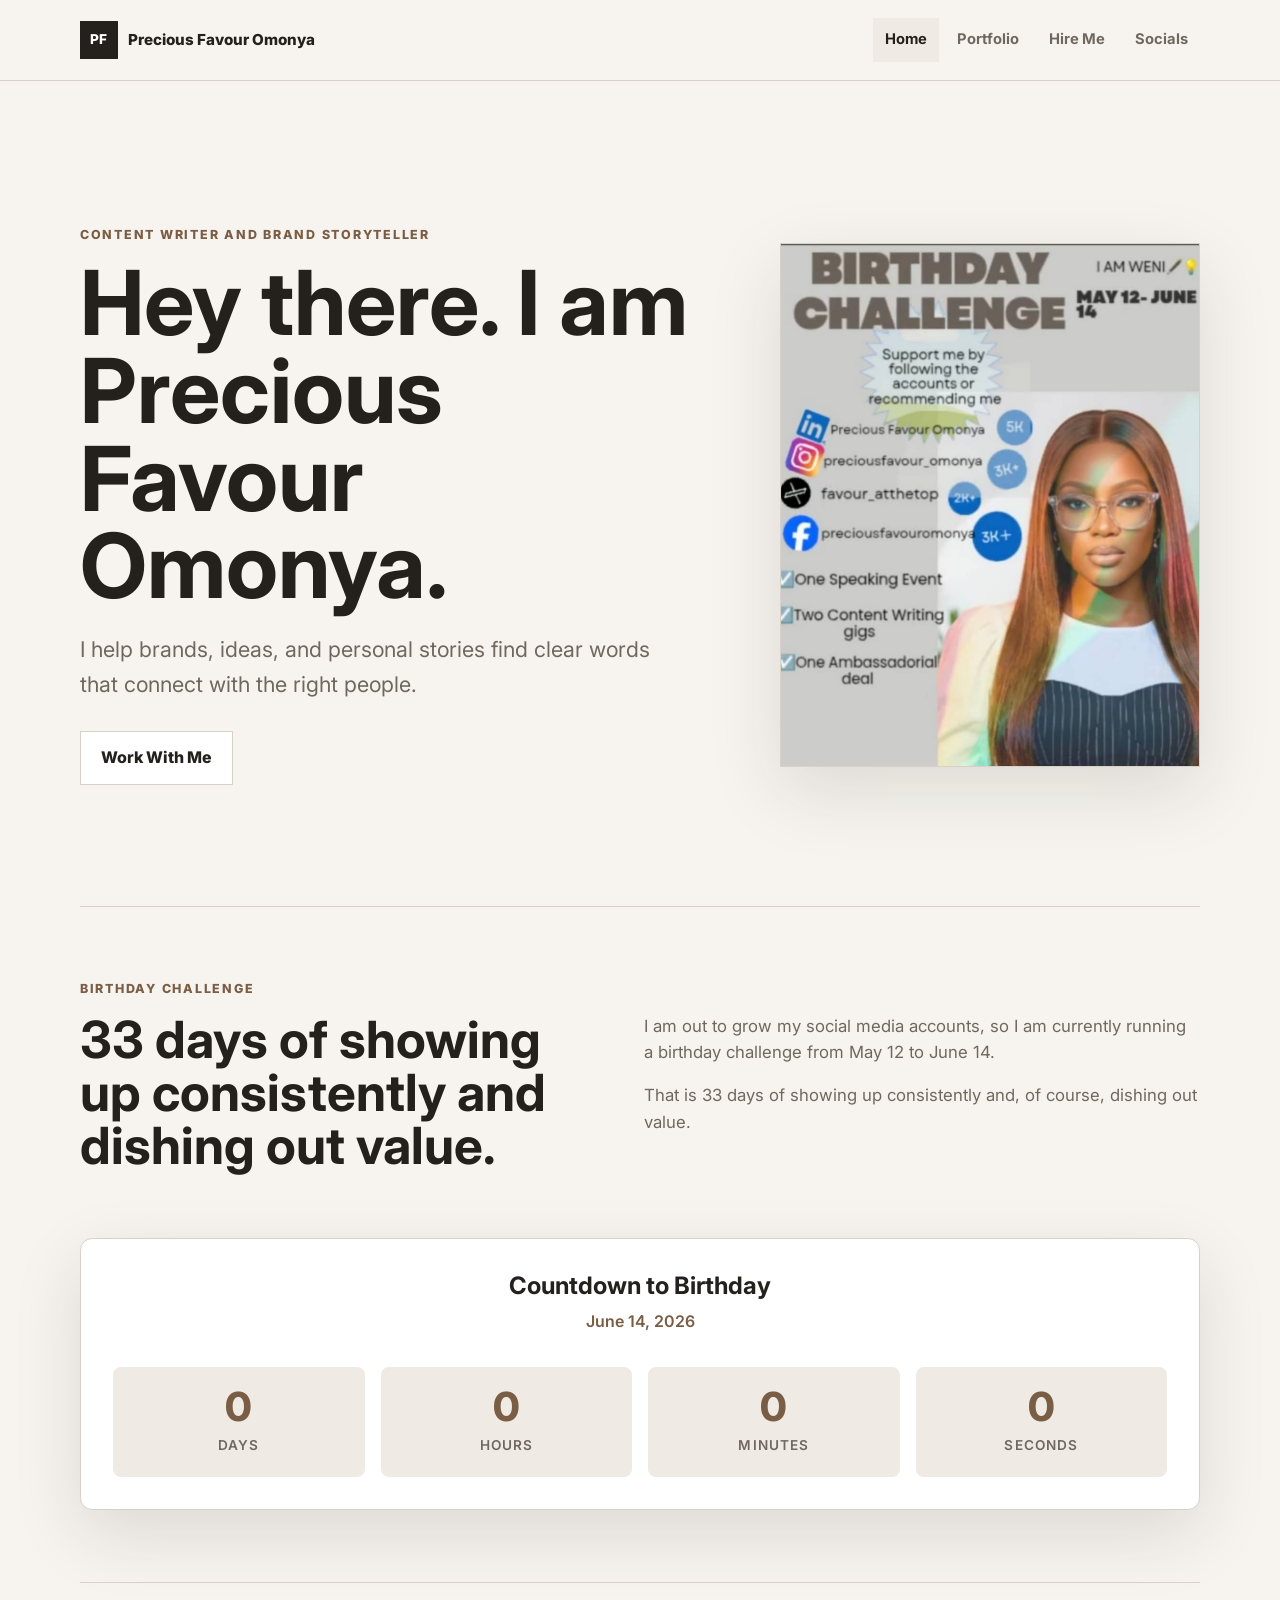
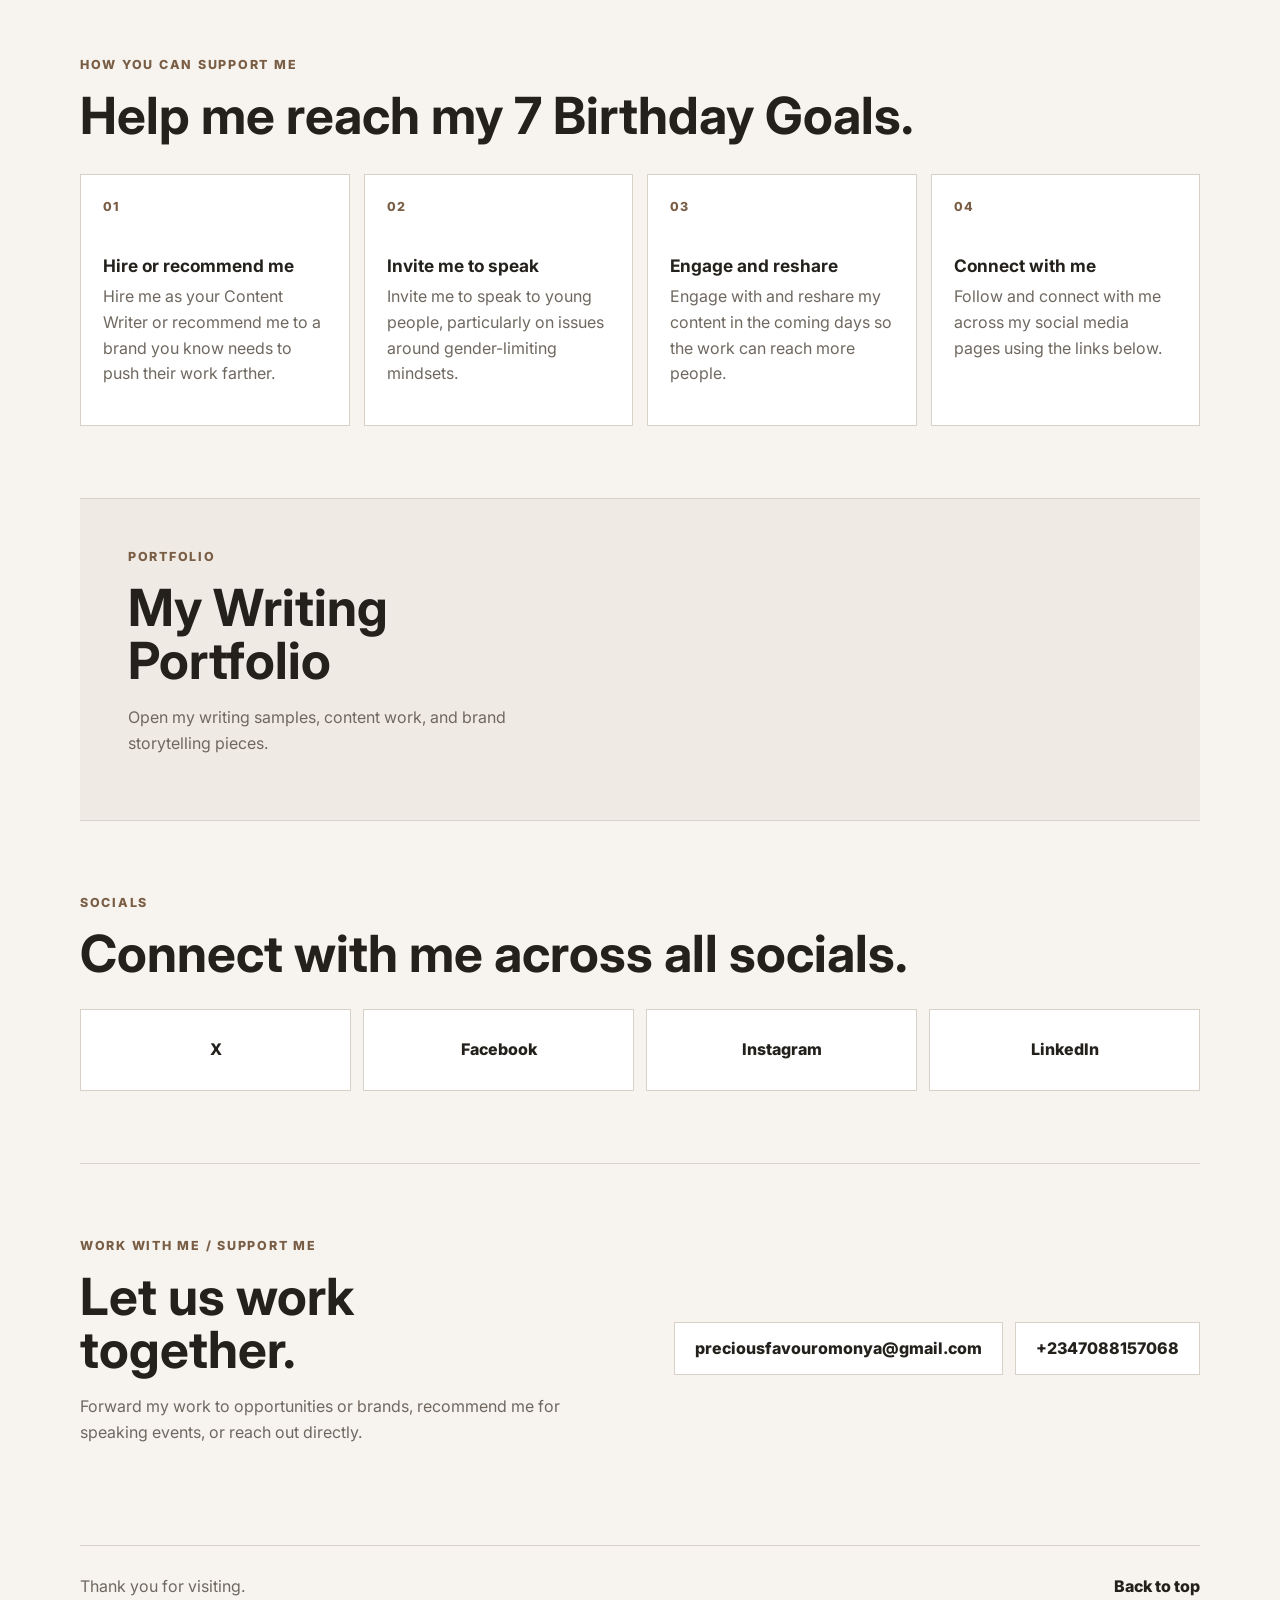
<file: index.html>
<!DOCTYPE html>
<html lang="en">
<head>
  <meta charset="UTF-8">
  <meta name="viewport" content="width=device-width, initial-scale=1.0, maximum-scale=5.0, user-scalable=yes">
  <title>Precious Favour Omonya | Content Writer & Brand Storyteller</title>
  <meta name="description" content="Meet Precious Favour Omonya, a Content Writer and Brand Storyteller. View her portfolio, connect on social media, and support her birthday challenge.">
  <meta name="author" content="Precious Favour Omonya">
  <meta name="theme-color" content="#f7f4ef">
  <meta property="og:title" content="Precious Favour Omonya | Content Writer & Brand Storyteller">
  <meta property="og:description" content="View Precious Favour Omonya's writing portfolio, connect with her, and support her birthday challenge.">
  <meta property="og:image" content="assets/challenge-poster.jpg">
  <meta property="og:type" content="website">
  <link rel="icon" type="image/svg+xml" href="data:image/svg+xml,%3Csvg xmlns='http://www.w3.org/2000/svg' viewBox='0 0 100 100'%3E%3Crect width='100' height='100' rx='16' fill='%2324211d'/%3E%3Ctext x='50' y='61' font-size='38' text-anchor='middle' fill='%23f7f4ef' font-family='Arial, sans-serif' font-weight='700'%3EPF%3C/text%3E%3C/svg%3E">
  <link rel="preconnect" href="https://fonts.googleapis.com">
  <link rel="preconnect" href="https://fonts.gstatic.com" crossorigin>
  <link href="https://fonts.googleapis.com/css2?family=Inter:wght@400;500;600;700;800&display=swap" rel="stylesheet">
  <link rel="stylesheet" href="index.css">
</head>
<body>
  <a class="skip-link" href="#main">Skip to content</a>

  <header class="site-header">
    <a class="brand" href="#main" aria-label="Precious Favour Omonya home">
      <span class="brand-mark">PF</span>
      <span>Precious Favour Omonya</span>
    </a>

    <button class="menu-toggle" id="menuToggle" type="button" aria-label="Open navigation" aria-expanded="false">
      <span></span>
      <span></span>
    </button>

    <nav class="site-nav" id="siteNav" aria-label="Primary navigation">
      <a href="index.html" class="active">Home</a>
      <a href="portfolio.html">Portfolio</a>
      <a href="hire.html">Hire Me</a>
      <a href="#socials">Socials</a>
    </nav>
  </header>

  <main id="main">
    <section class="hero">
      <div class="hero-copy">
        <p class="eyebrow">Content Writer and Brand Storyteller</p>
        <h1>Hey there. I am Precious Favour Omonya.</h1>
        <p class="intro">
          I help brands, ideas, and personal stories find clear words that connect with the right people.
        </p>
        <div class="hero-actions" aria-label="Primary actions">
          <a class="button button-secondary" href="#contact">Work With Me</a>
        </div>
      </div>

      <figure class="portrait">
        <img src="assets/challenge-poster.jpg" alt="Precious Favour Omonya">
      </figure>
    </section>

    <section class="section challenge" aria-labelledby="challenge-title">
      <div class="section-label">Birthday Challenge</div>
      <div class="two-column">
        <div>
          <h2 id="challenge-title">33 days of showing up consistently and dishing out value.</h2>
        </div>
        <div class="body-copy">
          <p>
            I am out to grow my social media accounts, so I am currently running a birthday challenge from May 12 to June 14.
          </p>
          <p>
            That is 33 days of showing up consistently and, of course, dishing out value.
          </p>
        </div>
      </div>
      <div class="countdown-calendar" id="countdownCalendar">
        <div class="countdown-header">
          <h3>Countdown to Birthday</h3>
          <p class="countdown-subtitle">June 14, 2026</p>
        </div>
        <div class="countdown-grid">
          <div class="countdown-item">
            <span class="countdown-number" id="daysRemaining">--</span>
            <span class="countdown-label">Days</span>
          </div>
          <div class="countdown-item">
            <span class="countdown-number" id="hoursRemaining">--</span>
            <span class="countdown-label">Hours</span>
          </div>
          <div class="countdown-item">
            <span class="countdown-number" id="minutesRemaining">--</span>
            <span class="countdown-label">Minutes</span>
          </div>
          <div class="countdown-item">
            <span class="countdown-number" id="secondsRemaining">--</span>
            <span class="countdown-label">Seconds</span>
          </div>
        </div>
      </div>
    </section>

    <section class="section" id="support" aria-labelledby="support-title">
      <div class="section-label">How You Can Support Me</div>
      <h2 id="support-title">Help me reach my 7 Birthday Goals.</h2>
      <div class="support-grid">
        <article class="support-card">
          <span>01</span>
          <h3>Hire or recommend me</h3>
          <p>Hire me as your Content Writer or recommend me to a brand you know needs to push their work farther.</p>
        </article>
        <article class="support-card">
          <span>02</span>
          <h3>Invite me to speak</h3>
          <p>Invite me to speak to young people, particularly on issues around gender-limiting mindsets.</p>
        </article>
        <article class="support-card">
          <span>03</span>
          <h3>Engage and reshare</h3>
          <p>Engage with and reshare my content in the coming days so the work can reach more people.</p>
        </article>
        <article class="support-card">
          <span>04</span>
          <h3>Connect with me</h3>
          <p>Follow and connect with me across my social media pages using the links below.</p>
        </article>
      </div>
    </section>

    <section class="section portfolio" id="portfolio" aria-labelledby="portfolio-title">
      <div>
        <div class="section-label">Portfolio</div>
        <h2 id="portfolio-title">My Writing Portfolio</h2>
        <p>Open my writing samples, content work, and brand storytelling pieces.</p>
      </div>
    </section>

    <section class="section" id="socials" aria-labelledby="socials-title">
      <div class="section-label">Socials</div>
      <h2 id="socials-title">Connect with me across all socials.</h2>
      <div class="social-grid">
        <a href="https://x.com/favour_atthetop" target="_blank" rel="noopener">X</a>
        <a href="https://www.facebook.com/preciousfavouromonya" target="_blank" rel="noopener">Facebook</a>
        <a href="https://www.instagram.com/preciousfavour_omonya" target="_blank" rel="noopener">Instagram</a>
        <a href="https://www.linkedin.com/in/precious-favour-omonya-writer100" target="_blank" rel="noopener">LinkedIn</a>
      </div>
    </section>

    <section class="section contact" id="contact" aria-labelledby="contact-title">
      <div>
        <div class="section-label">Work With Me / Support Me</div>
        <h2 id="contact-title">Let us work together.</h2>
        <p>Forward my work to opportunities or brands, recommend me for speaking events, or reach out directly.</p>
      </div>
      <div class="contact-actions">
        <a class="contact-link" id="emailContact" href="mailto:preciousfavouromonya@gmail.com">preciousfavouromonya@gmail.com</a>
        <a class="contact-link" id="phoneContact" href="tel:+2347088157068">+2347088157068</a>
      </div>
    </section>
  </main>

  <footer class="site-footer">
    <p>Thank you for visiting.</p>
    <a href="#main">Back to top</a>
  </footer>

  <div class="toast" id="toast" role="status" aria-live="polite">Copied.</div>

  <script src="index.js"></script>
</body>
</html>
</file>
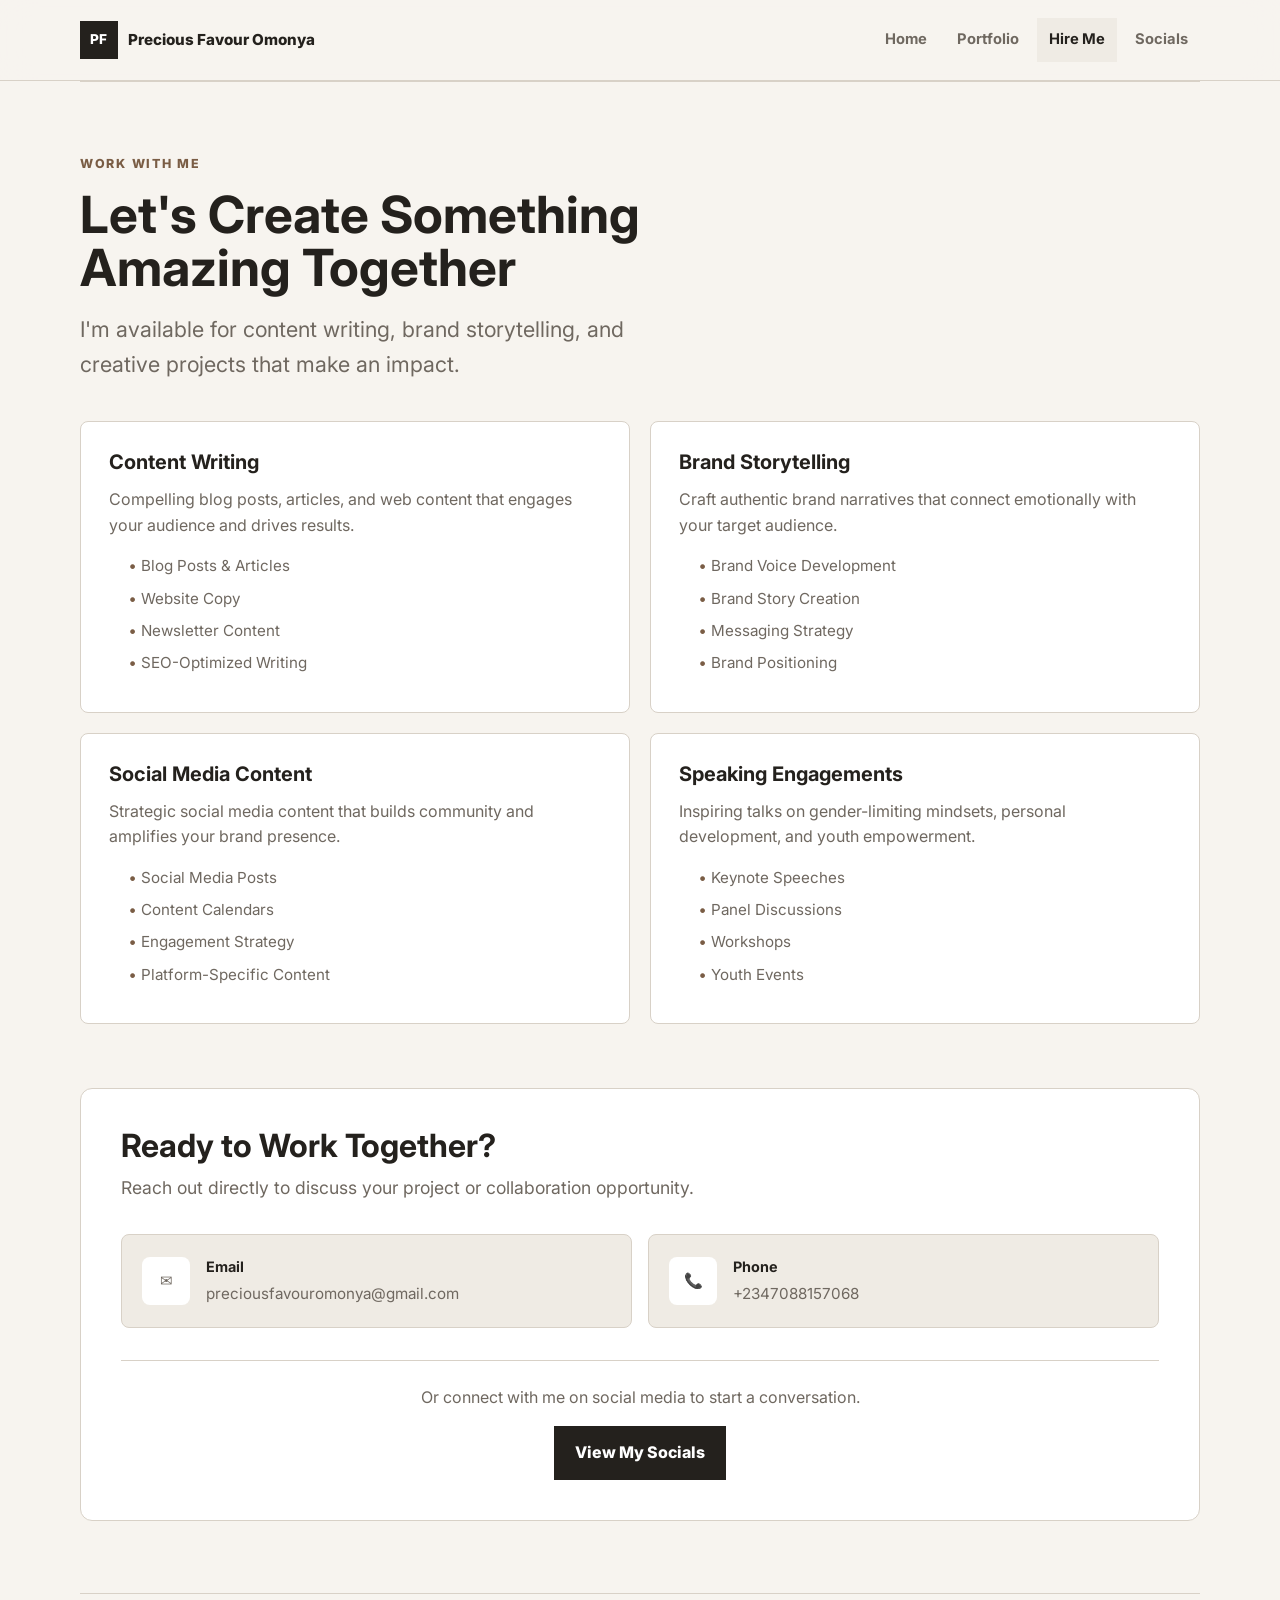
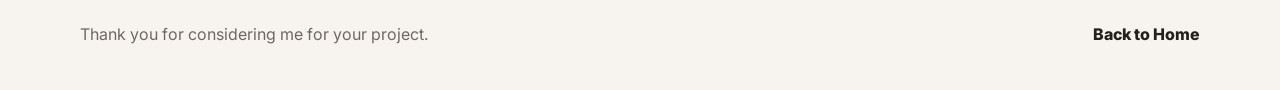
<file: hire.html>
<!DOCTYPE html>
<html lang="en">
<head>
  <meta charset="UTF-8">
  <meta name="viewport" content="width=device-width, initial-scale=1.0, maximum-scale=5.0, user-scalable=yes">
  <title>Hire Me | Precious Favour Omonya</title>
  <meta name="description" content="Hire Precious Favour Omonya as your Content Writer and Brand Storyteller. Contact for projects and collaborations.">
  <meta name="author" content="Precious Favour Omonya">
  <meta name="theme-color" content="#f7f4ef">
  <link rel="icon" type="image/svg+xml" href="data:image/svg+xml,%3Csvg xmlns='http://www.w3.org/2000/svg' viewBox='0 0 100 100'%3E%3Crect width='100' height='100' rx='16' fill='%2324211d'/%3E%3Ctext x='50' y='61' font-size='38' text-anchor='middle' fill='%23f7f4ef' font-family='Arial, sans-serif' font-weight='700'%3EPF%3C/text%3E%3C/svg%3E">
  <link rel="preconnect" href="https://fonts.googleapis.com">
  <link rel="preconnect" href="https://fonts.gstatic.com" crossorigin>
  <link href="https://fonts.googleapis.com/css2?family=Inter:wght@400;500;600;700;800&display=swap" rel="stylesheet">
  <link rel="stylesheet" href="index.css">
</head>
<body>
  <a class="skip-link" href="#main">Skip to content</a>

  <header class="site-header">
    <a class="brand" href="index.html" aria-label="Precious Favour Omonya home">
      <span class="brand-mark">PF</span>
      <span>Precious Favour Omonya</span>
    </a>

    <button class="menu-toggle" id="menuToggle" type="button" aria-label="Open navigation" aria-expanded="false">
      <span></span>
      <span></span>
    </button>

    <nav class="site-nav" id="siteNav" aria-label="Primary navigation">
      <a href="index.html">Home</a>
      <a href="portfolio.html">Portfolio</a>
      <a href="hire.html" class="active">Hire Me</a>
      <a href="index.html#socials">Socials</a>
    </nav>
  </header>

  <main id="main">
    <section class="section hire-page">
      <div class="section-label">Work With Me</div>
      <h1>Let's Create Something Amazing Together</h1>
      <p class="intro">I'm available for content writing, brand storytelling, and creative projects that make an impact.</p>

      <div class="hire-grid">
        <article class="hire-card">
          <h3>Content Writing</h3>
          <p>Compelling blog posts, articles, and web content that engages your audience and drives results.</p>
          <ul>
            <li>Blog Posts & Articles</li>
            <li>Website Copy</li>
            <li>Newsletter Content</li>
            <li>SEO-Optimized Writing</li>
          </ul>
        </article>

        <article class="hire-card">
          <h3>Brand Storytelling</h3>
          <p>Craft authentic brand narratives that connect emotionally with your target audience.</p>
          <ul>
            <li>Brand Voice Development</li>
            <li>Brand Story Creation</li>
            <li>Messaging Strategy</li>
            <li>Brand Positioning</li>
          </ul>
        </article>

        <article class="hire-card">
          <h3>Social Media Content</h3>
          <p>Strategic social media content that builds community and amplifies your brand presence.</p>
          <ul>
            <li>Social Media Posts</li>
            <li>Content Calendars</li>
            <li>Engagement Strategy</li>
            <li>Platform-Specific Content</li>
          </ul>
        </article>

        <article class="hire-card">
          <h3>Speaking Engagements</h3>
          <p>Inspiring talks on gender-limiting mindsets, personal development, and youth empowerment.</p>
          <ul>
            <li>Keynote Speeches</li>
            <li>Panel Discussions</li>
            <li>Workshops</li>
            <li>Youth Events</li>
          </ul>
        </article>
      </div>

      <div class="contact-section">
        <h2>Ready to Work Together?</h2>
        <p class="contact-intro">Reach out directly to discuss your project or collaboration opportunity.</p>
        
        <div class="contact-methods">
          <a class="contact-method" id="emailContact" href="mailto:preciousfavouromonya@gmail.com">
            <span class="contact-icon">✉</span>
            <div>
              <strong>Email</strong>
              <span>preciousfavouromonya@gmail.com</span>
            </div>
          </a>
          
          <a class="contact-method" id="phoneContact" href="tel:+2347088157068">
            <span class="contact-icon">📞</span>
            <div>
              <strong>Phone</strong>
              <span>+2347088157068</span>
            </div>
          </a>
        </div>

        <div class="hire-cta">
          <p>Or connect with me on social media to start a conversation.</p>
          <a class="button button-primary" href="index.html#socials">View My Socials</a>
        </div>
      </div>
    </section>
  </main>

  <footer class="site-footer">
    <p>Thank you for considering me for your project.</p>
    <a href="index.html">Back to Home</a>
  </footer>

  <div class="toast" id="toast" role="status" aria-live="polite">Copied.</div>

  <script src="index.js"></script>
</body>
</html>
</file>
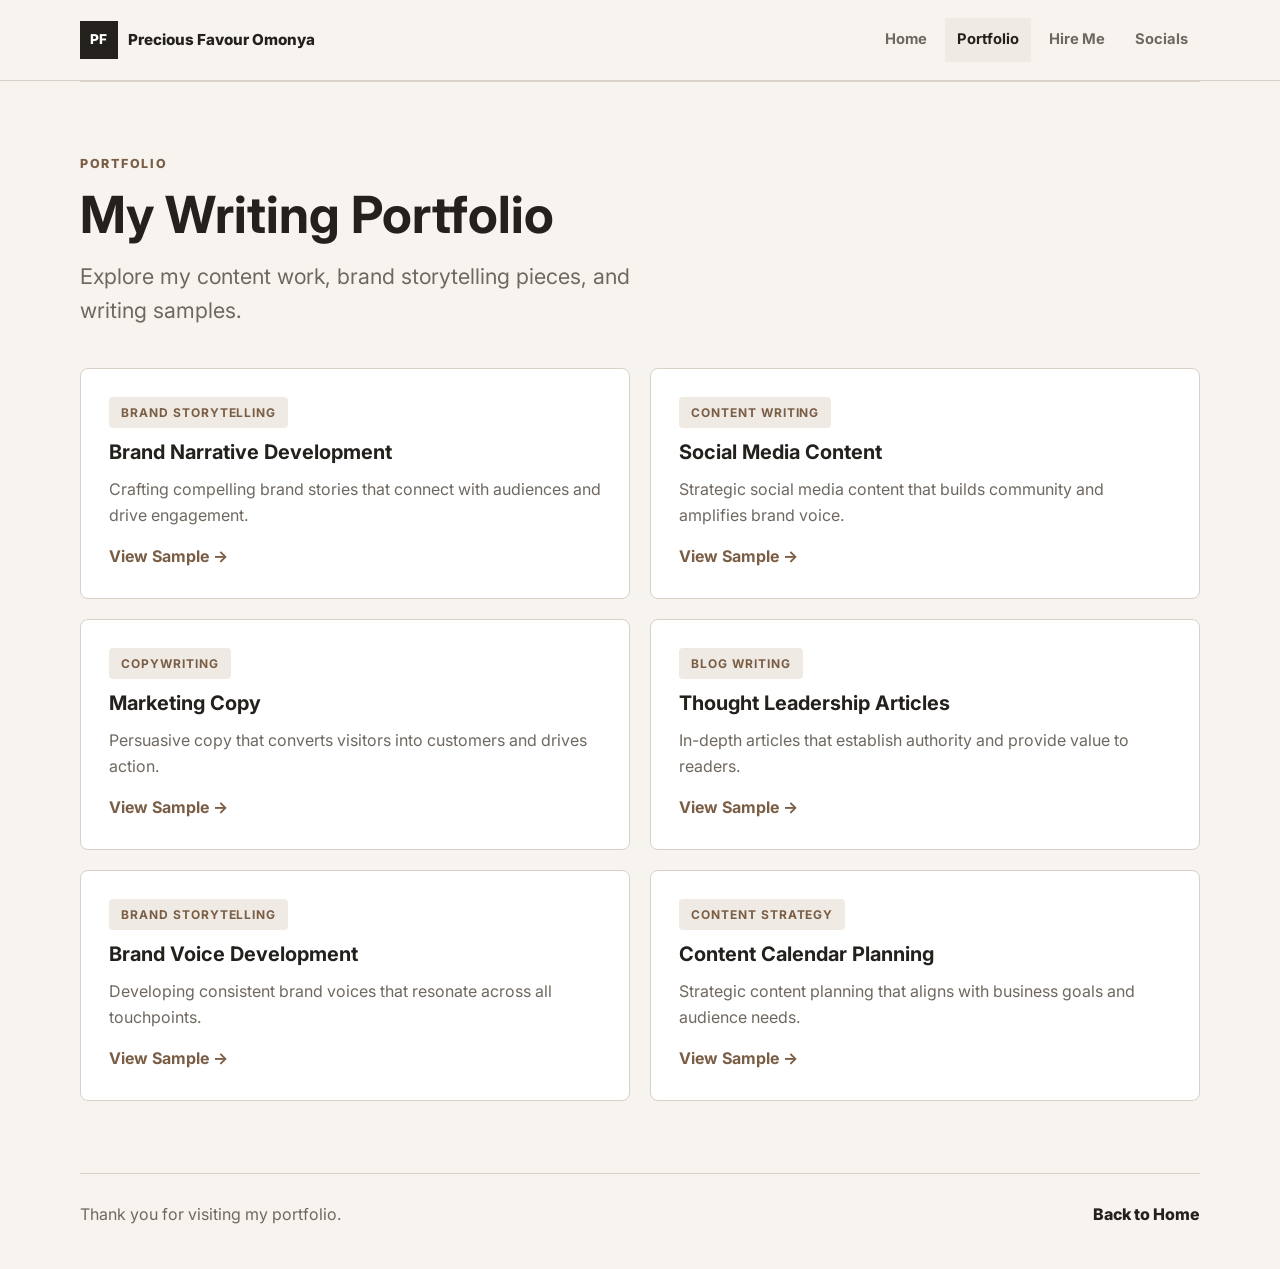
<file: portfolio.html>
<!DOCTYPE html>
<html lang="en">
<head>
  <meta charset="UTF-8">
  <meta name="viewport" content="width=device-width, initial-scale=1.0, maximum-scale=5.0, user-scalable=yes">
  <title>Portfolio | Precious Favour Omonya</title>
  <meta name="description" content="View Precious Favour Omonya's writing portfolio, content work, and brand storytelling pieces.">
  <meta name="author" content="Precious Favour Omonya">
  <meta name="theme-color" content="#f7f4ef">
  <link rel="icon" type="image/svg+xml" href="data:image/svg+xml,%3Csvg xmlns='http://www.w3.org/2000/svg' viewBox='0 0 100 100'%3E%3Crect width='100' height='100' rx='16' fill='%2324211d'/%3E%3Ctext x='50' y='61' font-size='38' text-anchor='middle' fill='%23f7f4ef' font-family='Arial, sans-serif' font-weight='700'%3EPF%3C/text%3E%3C/svg%3E">
  <link rel="preconnect" href="https://fonts.googleapis.com">
  <link rel="preconnect" href="https://fonts.gstatic.com" crossorigin>
  <link href="https://fonts.googleapis.com/css2?family=Inter:wght@400;500;600;700;800&display=swap" rel="stylesheet">
  <link rel="stylesheet" href="index.css">
</head>
<body>
  <a class="skip-link" href="#main">Skip to content</a>

  <header class="site-header">
    <a class="brand" href="index.html" aria-label="Precious Favour Omonya home">
      <span class="brand-mark">PF</span>
      <span>Precious Favour Omonya</span>
    </a>

    <button class="menu-toggle" id="menuToggle" type="button" aria-label="Open navigation" aria-expanded="false">
      <span></span>
      <span></span>
    </button>

    <nav class="site-nav" id="siteNav" aria-label="Primary navigation">
      <a href="index.html">Home</a>
      <a href="portfolio.html" class="active">Portfolio</a>
      <a href="hire.html">Hire Me</a>
      <a href="index.html#socials">Socials</a>
    </nav>
  </header>

  <main id="main">
    <section class="section portfolio-page">
      <div class="section-label">Portfolio</div>
      <h1>My Writing Portfolio</h1>
      <p class="intro">Explore my content work, brand storytelling pieces, and writing samples.</p>

      <div class="portfolio-grid">
        <article class="portfolio-item">
          <div class="portfolio-category">Brand Storytelling</div>
          <h3>Brand Narrative Development</h3>
          <p>Crafting compelling brand stories that connect with audiences and drive engagement.</p>
          <a href="#" class="portfolio-link">View Sample →</a>
        </article>

        <article class="portfolio-item">
          <div class="portfolio-category">Content Writing</div>
          <h3>Social Media Content</h3>
          <p>Strategic social media content that builds community and amplifies brand voice.</p>
          <a href="#" class="portfolio-link">View Sample →</a>
        </article>

        <article class="portfolio-item">
          <div class="portfolio-category">Copywriting</div>
          <h3>Marketing Copy</h3>
          <p>Persuasive copy that converts visitors into customers and drives action.</p>
          <a href="#" class="portfolio-link">View Sample →</a>
        </article>

        <article class="portfolio-item">
          <div class="portfolio-category">Blog Writing</div>
          <h3>Thought Leadership Articles</h3>
          <p>In-depth articles that establish authority and provide value to readers.</p>
          <a href="#" class="portfolio-link">View Sample →</a>
        </article>

        <article class="portfolio-item">
          <div class="portfolio-category">Brand Storytelling</div>
          <h3>Brand Voice Development</h3>
          <p>Developing consistent brand voices that resonate across all touchpoints.</p>
          <a href="#" class="portfolio-link">View Sample →</a>
        </article>

        <article class="portfolio-item">
          <div class="portfolio-category">Content Strategy</div>
          <h3>Content Calendar Planning</h3>
          <p>Strategic content planning that aligns with business goals and audience needs.</p>
          <a href="#" class="portfolio-link">View Sample →</a>
        </article>
      </div>
    </section>
  </main>

  <footer class="site-footer">
    <p>Thank you for visiting my portfolio.</p>
    <a href="index.html">Back to Home</a>
  </footer>

  <script src="index.js"></script>
</body>
</html>
</file>
<file: index.css>
:root {
  --bg: #f7f4ef;
  --surface: #ffffff;
  --surface-soft: #efebe4;
  --ink: #24211d;
  --muted: #6f6860;
  --line: #d8d1c7;
  --accent: #7a5d45;
  --accent-dark: #4b392b;
  --shadow: 0 24px 70px rgba(36, 33, 29, 0.12);
}

* {
  box-sizing: border-box;
}

html {
  scroll-behavior: smooth;
  scroll-padding-top: 96px;
}

body {
  margin: 0;
  background: var(--bg);
  color: var(--ink);
  font-family: "Inter", Arial, sans-serif;
  line-height: 1.6;
}

body.menu-open {
  overflow: hidden;
}

img {
  display: block;
  max-width: 100%;
}

a {
  color: inherit;
}

button {
  font: inherit;
}

.skip-link {
  position: fixed;
  left: 16px;
  top: 14px;
  z-index: 20;
  transform: translateY(-140%);
  background: var(--ink);
  color: var(--surface);
  padding: 10px 14px;
  text-decoration: none;
}

.skip-link:focus {
  transform: translateY(0);
}

.site-header {
  position: sticky;
  top: 0;
  z-index: 10;
  display: flex;
  align-items: center;
  justify-content: space-between;
  gap: 20px;
  padding: 18px max(20px, calc((100vw - 1120px) / 2));
  border-bottom: 1px solid var(--line);
  background: rgba(247, 244, 239, 0.92);
  backdrop-filter: blur(16px);
}

.brand {
  display: inline-flex;
  align-items: center;
  gap: 10px;
  min-width: 0;
  text-decoration: none;
  font-size: 0.95rem;
  font-weight: 800;
}

.brand-mark {
  flex: 0 0 auto;
  width: 38px;
  height: 38px;
  display: grid;
  place-items: center;
  background: var(--ink);
  color: var(--surface);
  font-size: 0.85rem;
  letter-spacing: 0.04em;
}

.site-nav {
  display: flex;
  align-items: center;
  gap: 6px;
}

.site-nav a {
  padding: 10px 12px;
  color: var(--muted);
  text-decoration: none;
  font-size: 0.92rem;
  font-weight: 700;
}

.site-nav a:hover,
.site-nav a:focus-visible {
  color: var(--ink);
  background: var(--surface-soft);
  outline: 0;
}

.site-nav a.active {
  color: var(--ink);
  background: var(--surface-soft);
}

.menu-toggle {
  display: none;
  width: 42px;
  height: 42px;
  border: 1px solid var(--line);
  background: transparent;
  cursor: pointer;
}

.menu-toggle span {
  display: block;
  width: 18px;
  height: 2px;
  margin: 5px auto;
  background: var(--ink);
  transition: transform 0.2s ease;
}

.menu-toggle.active span:first-child {
  transform: translateY(3.5px) rotate(45deg);
}

.menu-toggle.active span:last-child {
  transform: translateY(-3.5px) rotate(-45deg);
}

main,
.site-footer {
  width: min(1120px, calc(100% - 40px));
  margin: 0 auto;
}

.hero {
  min-height: calc(100svh - 75px);
  display: grid;
  grid-template-columns: minmax(0, 1fr) minmax(300px, 420px);
  align-items: center;
  gap: clamp(32px, 6vw, 72px);
  padding: 64px 0 40px;
}

.hero-copy {
  max-width: 720px;
}

.eyebrow,
.section-label {
  margin-bottom: 14px;
  color: var(--accent);
  font-size: 0.78rem;
  font-weight: 800;
  letter-spacing: 0.14em;
  text-transform: uppercase;
}

h1,
h2,
h3,
p {
  margin-top: 0;
}

h1 {
  max-width: 740px;
  margin-bottom: 22px;
  font-size: clamp(3rem, 7vw, 6.7rem);
  line-height: 0.98;
  letter-spacing: 0;
}

h2 {
  margin-bottom: 18px;
  font-size: clamp(2rem, 4vw, 4rem);
  line-height: 1.04;
  letter-spacing: 0;
}

h3 {
  margin-bottom: 8px;
  font-size: 1.08rem;
  line-height: 1.25;
}

.intro,
.body-copy,
.portfolio p,
.contact p,
.support-card p {
  color: var(--muted);
}

.intro {
  max-width: 600px;
  margin-bottom: 30px;
  font-size: clamp(1.08rem, 2vw, 1.35rem);
}

.hero-actions,
.contact-actions {
  display: flex;
  flex-wrap: wrap;
  gap: 12px;
}

.button,
.contact-link,
.social-grid a {
  min-height: 50px;
  display: inline-flex;
  align-items: center;
  justify-content: center;
  border: 1px solid var(--line);
  padding: 13px 20px;
  text-decoration: none;
  font-weight: 800;
  transition: transform 0.18s ease, border-color 0.18s ease, background 0.18s ease;
  touch-action: manipulation;
  -webkit-tap-highlight-color: transparent;
}

.button:hover,
.button:focus-visible,
.contact-link:hover,
.contact-link:focus-visible,
.social-grid a:hover,
.social-grid a:focus-visible {
  transform: translateY(-2px);
  border-color: var(--accent);
  outline: 0;
}

.button-primary {
  border-color: var(--ink);
  background: var(--ink);
  color: var(--surface);
}

.button-primary:hover,
.button-primary:focus-visible {
  background: var(--accent-dark);
}

.button-secondary,
.contact-link,
.social-grid a {
  background: var(--surface);
}

.portrait {
  margin: 0;
  border: 1px solid var(--line);
  background: var(--surface);
  box-shadow: var(--shadow);
}

.portrait img {
  width: 100%;
  aspect-ratio: 4 / 5;
  object-fit: cover;
  object-position: 72% 26%;
}

.section {
  padding: 72px 0;
  border-top: 1px solid var(--line);
}

.countdown-calendar {
  margin-top: 48px;
  padding: 32px;
  border: 1px solid var(--line);
  background: var(--surface);
  border-radius: 12px;
  box-shadow: var(--shadow);
}

.countdown-header {
  text-align: center;
  margin-bottom: 32px;
}

.countdown-header h3 {
  margin-bottom: 8px;
  font-size: 1.5rem;
  color: var(--ink);
}

.countdown-subtitle {
  margin: 0;
  color: var(--accent);
  font-size: 1rem;
  font-weight: 600;
}

.countdown-grid {
  display: grid;
  grid-template-columns: repeat(4, 1fr);
  gap: 16px;
}

.countdown-item {
  display: flex;
  flex-direction: column;
  align-items: center;
  padding: 20px 12px;
  background: var(--surface-soft);
  border-radius: 8px;
  transition: transform 0.2s ease;
}

.countdown-item:hover {
  transform: translateY(-4px);
}

.countdown-number {
  display: block;
  font-size: 2.5rem;
  font-weight: 800;
  color: var(--accent);
  line-height: 1;
  margin-bottom: 8px;
}

.countdown-label {
  font-size: 0.85rem;
  font-weight: 600;
  color: var(--muted);
  text-transform: uppercase;
  letter-spacing: 0.08em;
}

.portfolio-page,
.hire-page {
  padding: 72px 0;
}

.portfolio-page h1,
.hire-page h1 {
  margin-bottom: 18px;
  font-size: clamp(2rem, 4vw, 4rem);
  line-height: 1.04;
}

.portfolio-grid,
.hire-grid {
  display: grid;
  grid-template-columns: repeat(2, 1fr);
  gap: 20px;
  margin-top: 40px;
}

.portfolio-item,
.hire-card {
  padding: 28px;
  border: 1px solid var(--line);
  background: var(--surface);
  border-radius: 8px;
  transition: transform 0.2s ease, border-color 0.2s ease;
  touch-action: manipulation;
}

.portfolio-item:hover,
.hire-card:hover {
  transform: translateY(-4px);
  border-color: var(--accent);
}

.portfolio-category {
  display: inline-block;
  margin-bottom: 12px;
  padding: 6px 12px;
  background: var(--surface-soft);
  color: var(--accent);
  font-size: 0.75rem;
  font-weight: 700;
  letter-spacing: 0.08em;
  text-transform: uppercase;
  border-radius: 4px;
}

.portfolio-item h3,
.hire-card h3 {
  margin-bottom: 12px;
  font-size: 1.25rem;
}

.portfolio-item p,
.hire-card p {
  margin-bottom: 16px;
  color: var(--muted);
  font-size: 1rem;
}

.portfolio-link {
  display: inline-flex;
  align-items: center;
  color: var(--accent);
  font-weight: 700;
  text-decoration: none;
  transition: color 0.2s ease;
}

.portfolio-link:hover {
  color: var(--accent-dark);
}

.hire-card ul {
  margin: 0;
  padding-left: 20px;
  list-style: none;
}

.hire-card ul li {
  position: relative;
  padding-left: 12px;
  margin-bottom: 8px;
  color: var(--muted);
  font-size: 0.95rem;
}

.hire-card ul li::before {
  content: "•";
  position: absolute;
  left: 0;
  color: var(--accent);
  font-weight: 700;
}

.contact-section {
  margin-top: 64px;
  padding: 40px;
  border: 1px solid var(--line);
  background: var(--surface);
  border-radius: 12px;
}

.contact-section h2 {
  margin-bottom: 12px;
  font-size: 2rem;
}

.contact-intro {
  margin-bottom: 32px;
  color: var(--muted);
  font-size: 1.1rem;
}

.contact-methods {
  display: grid;
  grid-template-columns: repeat(2, 1fr);
  gap: 16px;
  margin-bottom: 32px;
}

.contact-method {
  display: flex;
  align-items: center;
  gap: 16px;
  padding: 20px;
  border: 1px solid var(--line);
  background: var(--surface-soft);
  border-radius: 8px;
  text-decoration: none;
  transition: transform 0.2s ease, border-color 0.2s ease;
  touch-action: manipulation;
  -webkit-tap-highlight-color: transparent;
}

.contact-method:hover {
  transform: translateY(-2px);
  border-color: var(--accent);
}

.contact-icon {
  display: flex;
  align-items: center;
  justify-content: center;
  width: 48px;
  height: 48px;
  font-size: 1.5rem;
  background: var(--surface);
  border-radius: 8px;
}

.contact-method div {
  display: flex;
  flex-direction: column;
}

.contact-method strong {
  font-size: 0.9rem;
  margin-bottom: 4px;
}

.contact-method span {
  color: var(--muted);
  font-size: 0.95rem;
}

.hire-cta {
  text-align: center;
  padding-top: 24px;
  border-top: 1px solid var(--line);
}

.hire-cta p {
  margin-bottom: 16px;
  color: var(--muted);
}

.two-column,
.portfolio,
.contact {
  display: grid;
  grid-template-columns: minmax(0, 0.9fr) minmax(300px, 1fr);
  gap: clamp(24px, 5vw, 64px);
  align-items: start;
}

.body-copy p {
  margin-bottom: 16px;
  font-size: 1.05rem;
}

.support-grid {
  display: grid;
  grid-template-columns: repeat(4, minmax(0, 1fr));
  gap: 14px;
  margin-top: 32px;
}

.support-card {
  min-height: 230px;
  padding: 22px;
  border: 1px solid var(--line);
  background: var(--surface);
}

.support-card span {
  display: block;
  margin-bottom: 38px;
  color: var(--accent);
  font-size: 0.78rem;
  font-weight: 800;
  letter-spacing: 0.12em;
}

.portfolio {
  align-items: center;
  padding: clamp(28px, 5vw, 48px);
  background: var(--surface-soft);
}

.portfolio .button {
  justify-self: end;
}

.social-grid {
  display: grid;
  grid-template-columns: repeat(4, minmax(0, 1fr));
  gap: 12px;
  margin-top: 28px;
}

.social-grid a {
  min-height: 82px;
  font-size: 1rem;
}

.contact {
  align-items: center;
  padding-bottom: 84px;
}

.contact-actions {
  justify-content: flex-end;
}

.contact-link {
  overflow-wrap: anywhere;
}

.site-footer {
  display: flex;
  align-items: center;
  justify-content: space-between;
  gap: 20px;
  padding: 28px 0 42px;
  border-top: 1px solid var(--line);
  color: var(--muted);
}

.site-footer p {
  margin: 0;
}

.site-footer a {
  color: var(--ink);
  font-weight: 800;
  text-decoration: none;
}

.toast {
  position: fixed;
  left: 50%;
  bottom: 24px;
  z-index: 30;
  transform: translate(-50%, 80px);
  max-width: calc(100% - 32px);
  padding: 12px 16px;
  background: var(--ink);
  color: var(--surface);
  opacity: 0;
  transition: transform 0.2s ease, opacity 0.2s ease;
}

.toast.show {
  transform: translate(-50%, 0);
  opacity: 1;
}

@media (max-width: 900px) {
  .menu-toggle {
    display: block;
  }

  .site-nav {
    position: fixed;
    top: 75px;
    left: 20px;
    right: 20px;
    display: grid;
    gap: 6px;
    padding: 12px;
    border: 1px solid var(--line);
    background: var(--surface);
    box-shadow: var(--shadow);
    opacity: 0;
    pointer-events: none;
    transform: translateY(-8px);
    transition: opacity 0.18s ease, transform 0.18s ease;
  }

  .site-nav.open {
    opacity: 1;
    pointer-events: auto;
    transform: translateY(0);
  }

  .site-nav a {
    display: block;
    padding: 13px 14px;
  }

  .hero,
  .two-column,
  .portfolio,
  .contact {
    grid-template-columns: 1fr;
  }

  .hero {
    min-height: auto;
  }

  .portrait {
    max-width: 460px;
  }

  .support-grid,
  .social-grid {
    grid-template-columns: repeat(2, minmax(0, 1fr));
  }

  .portfolio-grid,
  .hire-grid {
    grid-template-columns: 1fr;
  }

  .contact-methods {
    grid-template-columns: 1fr;
  }

  .portfolio .button,
  .contact-actions {
    justify-self: start;
    justify-content: flex-start;
  }
}

@media (max-width: 620px) {
  .site-header {
    padding: 14px;
  }

  .brand span:last-child {
    max-width: 210px;
    overflow: hidden;
    text-overflow: ellipsis;
    white-space: nowrap;
  }

  main,
  .site-footer {
    width: min(100% - 28px, 1120px);
  }

  .hero {
    padding-top: 44px;
  }

  h1 {
    font-size: clamp(2.8rem, 15vw, 4.5rem);
  }

  .hero-actions,
  .contact-actions {
    flex-direction: column;
  }

  .button,
  .contact-link,
  .social-grid a {
    width: 100%;
  }

  .support-grid,
  .social-grid {
    grid-template-columns: 1fr;
  }

  .support-card {
    min-height: auto;
  }

  .support-card span {
    margin-bottom: 24px;
  }

  .site-footer {
    align-items: flex-start;
    flex-direction: column;
  }

  /* Countdown calendar mobile styles */
  .countdown-calendar {
    padding: 24px 16px;
    margin-top: 32px;
  }

  .countdown-header h3 {
    font-size: 1.25rem;
  }

  .countdown-subtitle {
    font-size: 0.9rem;
  }

  .countdown-grid {
    grid-template-columns: repeat(2, 1fr);
    gap: 12px;
  }

  .countdown-item {
    padding: 16px 12px;
  }

  .countdown-number {
    font-size: 2rem;
  }

  .countdown-label {
    font-size: 0.75rem;
  }

  /* Portfolio page mobile styles */
  .portfolio-page,
  .hire-page {
    padding: 48px 0;
  }

  .portfolio-grid,
  .hire-grid {
    grid-template-columns: 1fr;
    gap: 16px;
    margin-top: 32px;
  }

  .portfolio-item,
  .hire-card {
    padding: 24px 20px;
  }

  .portfolio-item h3,
  .hire-card h3 {
    font-size: 1.15rem;
  }

  /* Hire page mobile styles */
  .contact-section {
    padding: 28px 20px;
    margin-top: 48px;
  }

  .contact-section h2 {
    font-size: 1.5rem;
  }

  .contact-intro {
    font-size: 1rem;
  }

  .contact-methods {
    grid-template-columns: 1fr;
    gap: 12px;
  }

  .contact-method {
    padding: 16px;
  }

  .contact-icon {
    width: 44px;
    height: 44px;
    font-size: 1.25rem;
  }

  .hire-cta {
    padding-top: 20px;
  }

  .hire-cta .button {
    width: 100%;
  }
}
</file>
